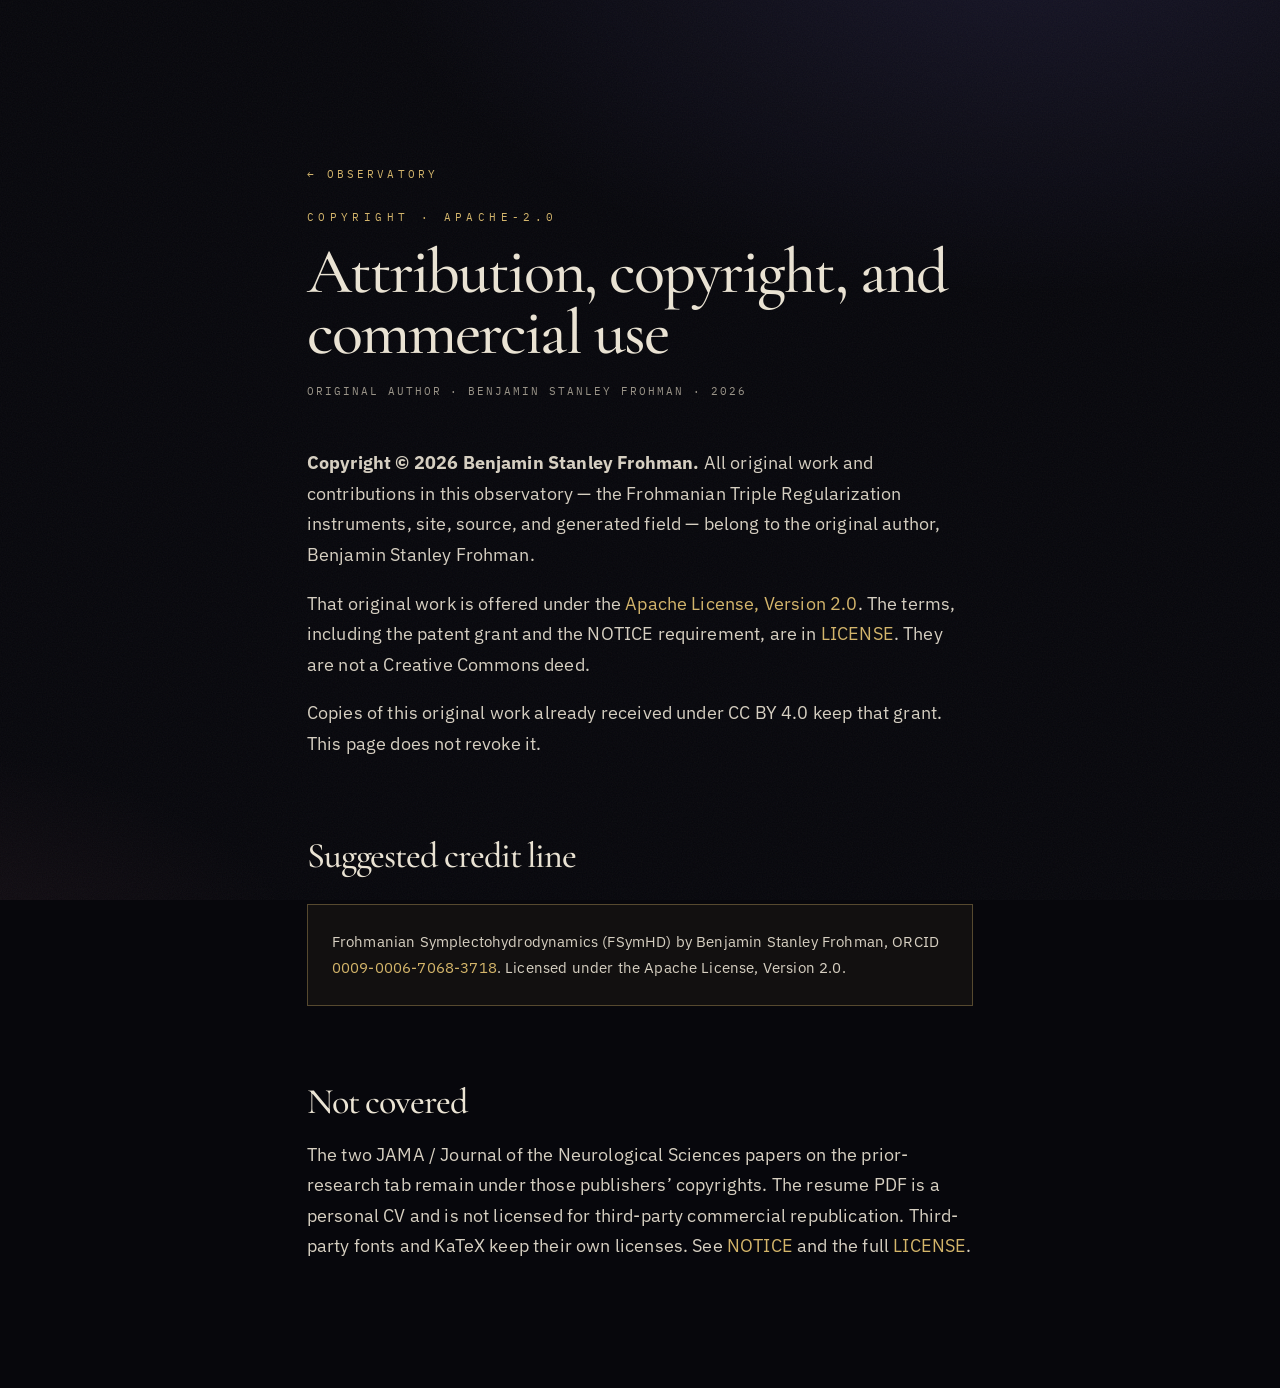
<file: license.html>
<!doctype html>
<html lang="en">
<head>
  <meta charset="utf-8" />
  <meta name="viewport" content="width=device-width, initial-scale=1" />
  <title>Copyright and license · FSymHD</title>
  <meta name="description" content="Copyright Benjamin Stanley Frohman. Original FSymHD work is offered under the Apache License, Version 2.0." />
  <meta name="author" content="Benjamin Stanley Frohman" />
  <meta name="copyright" content="© 2026 Benjamin Stanley Frohman" />
  <link rel="canonical" href="https://symplectorilabs.com/license.html" />
  <link rel="license" href="https://www.apache.org/licenses/LICENSE-2.0" />
  <link rel="author" href="https://orcid.org/0009-0006-7068-3718" />
  <link rel="icon" href="assets/favicon.svg" type="image/svg+xml" />
  <link rel="preconnect" href="https://fonts.googleapis.com" />
  <link rel="preconnect" href="https://fonts.gstatic.com" crossorigin />
  <link href="https://fonts.googleapis.com/css2?family=Cormorant+Garamond:ital,wght@0,400;0,500;1,400&family=IBM+Plex+Mono:wght@400;500&family=IBM+Plex+Sans:wght@400;500&family=Syne:wght@700&display=swap" rel="stylesheet" />
  <link rel="stylesheet" href="css/observatory.css" />
  <link rel="stylesheet" href="css/paper.css" />
  <script type="application/ld+json">
  {
    "@context": "https://schema.org",
    "@type": "CreativeWork",
    "name": "Frohmanian Symplectohydrodynamics (FSymHD)",
    "author": {
      "@type": "Person",
      "name": "Benjamin Stanley Frohman",
      "url": "https://orcid.org/0009-0006-7068-3718"
    },
    "copyrightHolder": { "@type": "Person", "name": "Benjamin Stanley Frohman" },
    "copyrightYear": 2026,
    "license": "https://www.apache.org/licenses/LICENSE-2.0",
    "usageInfo": "https://symplectorilabs.com/license.html"
  }
  </script>
</head>
<body>
  <article class="reading">
    <a class="back" href="index.html">← Observatory</a>
    <header class="meta">
      <div class="sec-label">Copyright · Apache-2.0</div>
      <h1>Attribution, copyright, and commercial use</h1>
      <p class="byline">Original author · Benjamin Stanley Frohman · 2026</p>
    </header>

    <p><strong>Copyright © 2026 Benjamin Stanley Frohman.</strong> All original work and contributions in this observatory — the Frohmanian Triple Regularization instruments, site, source, and generated field — belong to the original author, Benjamin Stanley Frohman.</p>

    <p>That original work is offered under the <a rel="license" href="https://www.apache.org/licenses/LICENSE-2.0">Apache License, Version 2.0</a>. The terms, including the patent grant and the NOTICE requirement, are in <a href="LICENSE">LICENSE</a>. They are not a Creative Commons deed.</p>

    <p>Copies of this original work already received under CC BY 4.0 keep that grant. This page does not revoke it.</p>

    <h2>Suggested credit line</h2>
    <p class="eq-block">Frohmanian Symplectohydrodynamics (FSymHD) by Benjamin Stanley Frohman, ORCID <a href="https://orcid.org/0009-0006-7068-3718">0009-0006-7068-3718</a>. Licensed under the Apache License, Version 2.0.</p>

    <h2>Not covered</h2>
    <p>The two JAMA / Journal of the Neurological Sciences papers on the prior-research tab remain under those publishers’ copyrights. The resume PDF is a personal CV and is not licensed for third-party commercial republication. Third-party fonts and KaTeX keep their own licenses. See <a href="NOTICE">NOTICE</a> and the full <a href="LICENSE">LICENSE</a>.</p>
  </article>
</body>
</html>
</file>
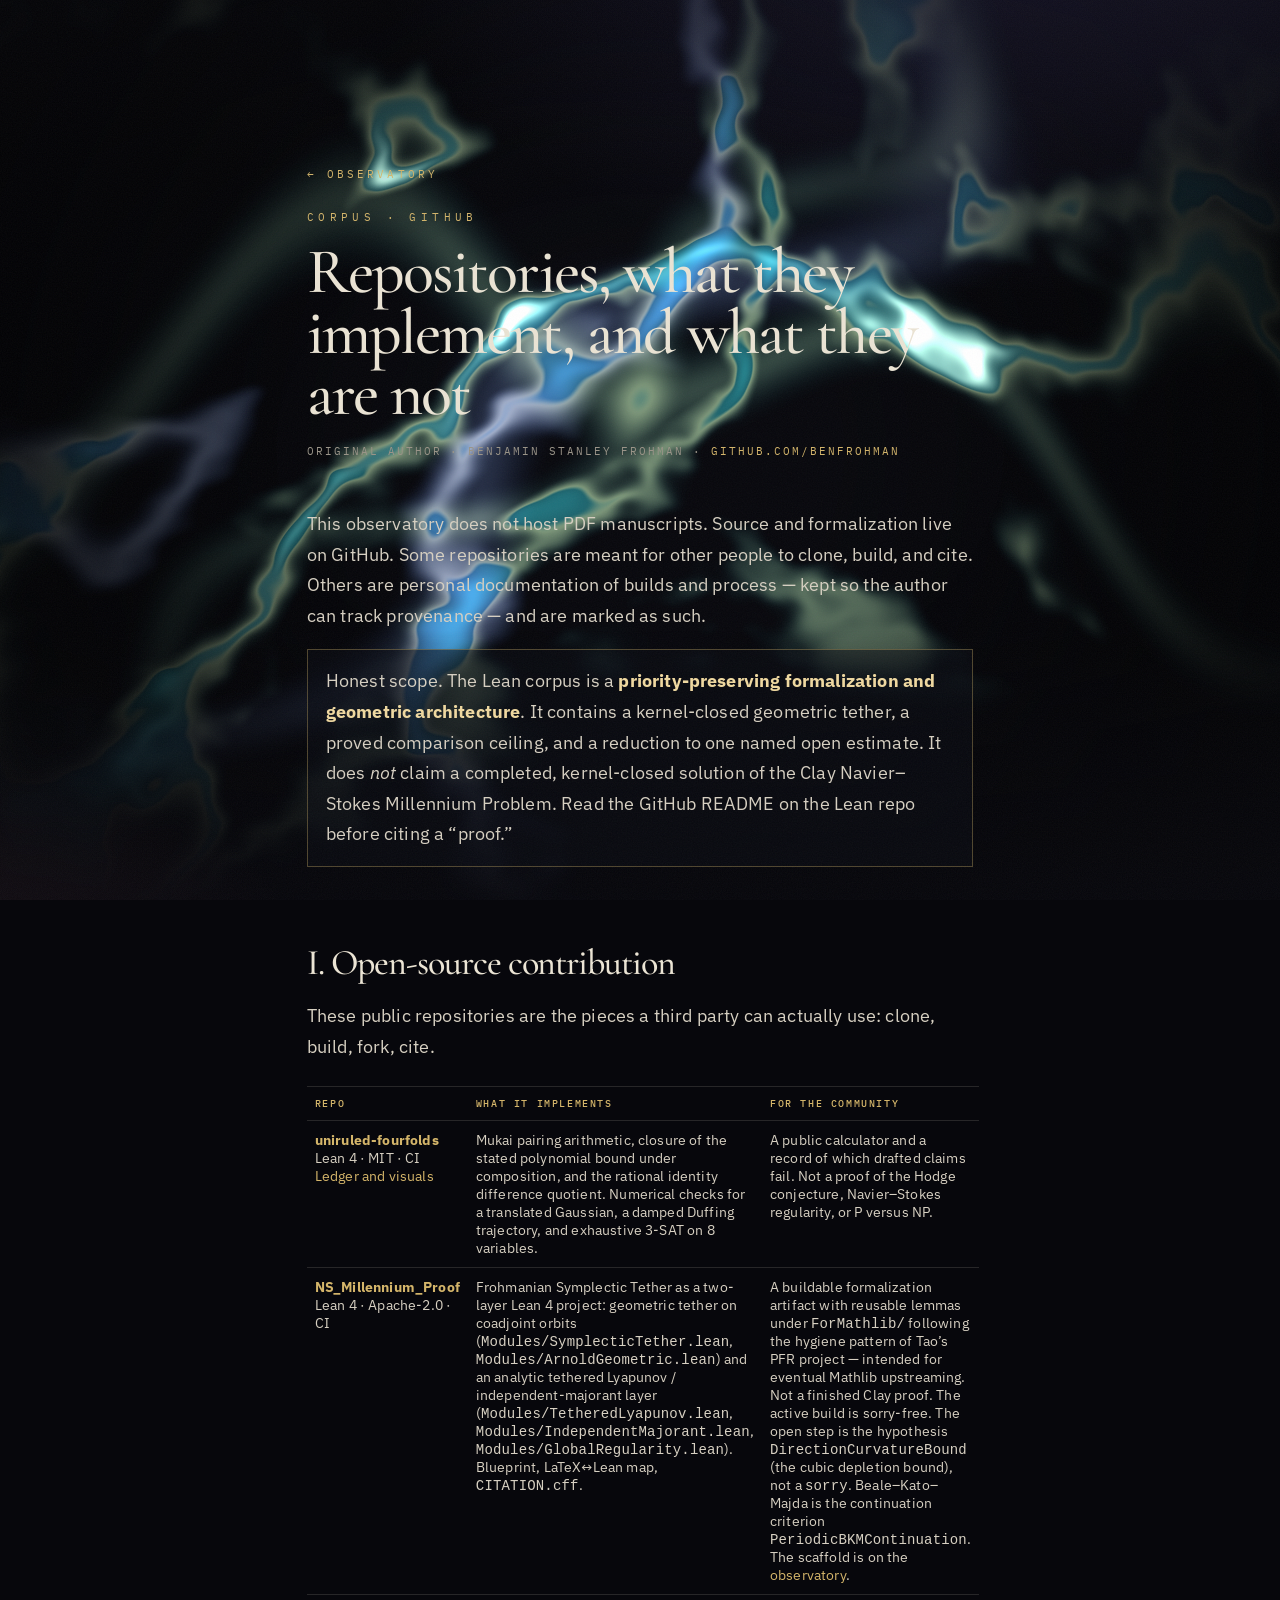
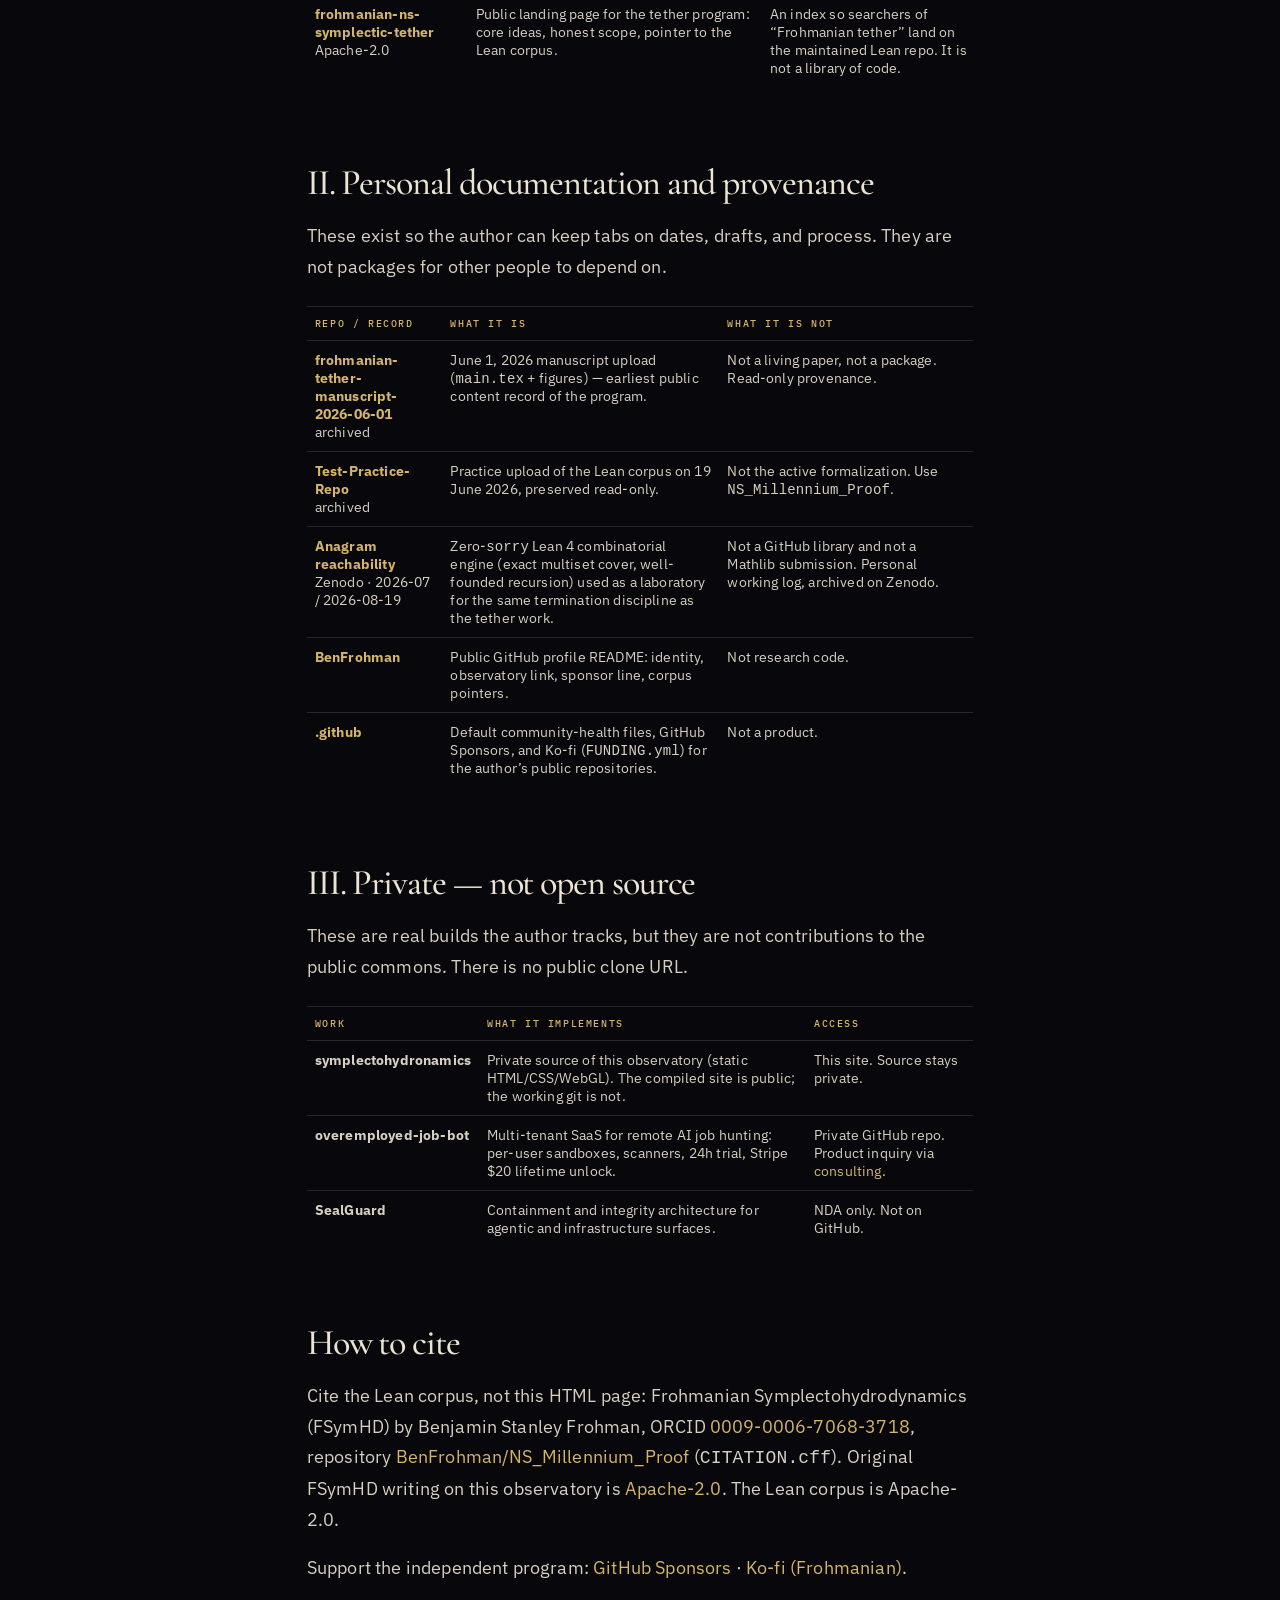
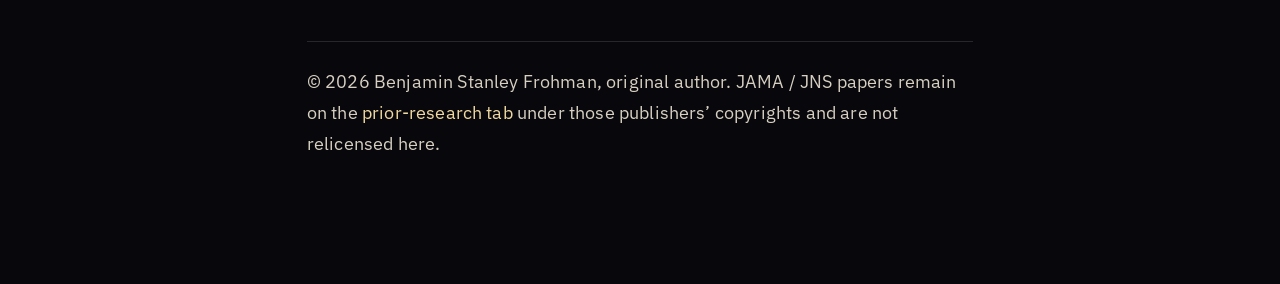
<file: papers/library.html>
<!doctype html>
<html lang="en">
<head>
  <meta charset="utf-8" />
  <meta name="viewport" content="width=device-width, initial-scale=1" />
  <title>GitHub corpus · FSymHD</title>
  <meta name="description" content="GitHub repositories for Benjamin Stanley Frohman’s FSymHD program: Lean formalization of the Frohmanian Symplectic Tether, program index, provenance snapshots, and private product logs." />
  <meta name="author" content="Benjamin Stanley Frohman" />
  <meta name="copyright" content="© 2026 Benjamin Stanley Frohman" />
  <link rel="canonical" href="https://symplectorilabs.com/papers/library.html" />
  <link rel="author" href="https://orcid.org/0009-0006-7068-3718" />
  <link rel="license" href="https://www.apache.org/licenses/LICENSE-2.0" />
  <link rel="icon" href="../assets/favicon.svg" type="image/svg+xml" />
  <link rel="preconnect" href="https://fonts.googleapis.com" />
  <link rel="preconnect" href="https://fonts.gstatic.com" crossorigin />
  <link href="https://fonts.googleapis.com/css2?family=Cormorant+Garamond:ital,wght@0,400;0,500;1,400&family=IBM+Plex+Mono:wght@400;500&family=IBM+Plex+Sans:wght@400;500&family=Syne:wght@700&display=swap" rel="stylesheet" />
  <link rel="stylesheet" href="../css/observatory.css" />
  <link rel="stylesheet" href="../css/paper.css" />
  <script type="application/ld+json">
  {
    "@context": "https://schema.org",
    "@type": "Collection",
    "name": "FSymHD GitHub corpus",
    "creator": { "@type": "Person", "name": "Benjamin Stanley Frohman", "url": "https://orcid.org/0009-0006-7068-3718" },
    "copyrightHolder": { "@type": "Person", "name": "Benjamin Stanley Frohman" },
    "copyrightYear": 2026,
    "license": "https://www.apache.org/licenses/LICENSE-2.0",
    "url": "https://symplectorilabs.com/papers/library.html"
  }
  </script>
</head>
<body>
  <canvas id="field" class="field" aria-hidden="true"></canvas>
  <div class="vignette"></div>
  <article class="reading">
    <a class="back" href="../index.html">← Observatory</a>
    <header class="meta">
      <div class="sec-label">Corpus · GitHub</div>
      <h1>Repositories, what they implement, and what they are not</h1>
      <p class="byline">Original author · Benjamin Stanley Frohman · <a href="https://github.com/BenFrohman" rel="noopener">github.com/BenFrohman</a></p>
    </header>

    <p>This observatory does not host PDF manuscripts. Source and formalization live on GitHub. Some repositories are meant for other people to clone, build, and cite. Others are personal documentation of builds and process — kept so the author can track provenance — and are marked as such.</p>
    <p class="scope-banner">Honest scope. The Lean corpus is a <strong>priority-preserving formalization and geometric architecture</strong>. It contains a kernel-closed geometric tether, a proved comparison ceiling, and a reduction to one named open estimate. It does <em>not</em> claim a completed, kernel-closed solution of the Clay Navier–Stokes Millennium Problem. Read the GitHub README on the Lean repo before citing a “proof.”</p>

    <h2>I. Open-source contribution</h2>
    <p>These public repositories are the pieces a third party can actually use: clone, build, fork, cite.</p>
    <table>
      <thead>
        <tr><th>Repo</th><th>What it implements</th><th>For the community</th></tr>
      </thead>
      <tbody>
        <tr>
          <td><a href="https://github.com/BenFrohman/uniruled-fourfolds" rel="noopener"><strong>uniruled-fourfolds</strong></a><br />Lean 4 · MIT · CI<br /><a href="uniruled-ledger.html">Ledger and visuals</a></td>
          <td>Mukai pairing arithmetic, closure of the stated polynomial bound under composition, and the rational identity difference quotient. Numerical checks for a translated Gaussian, a damped Duffing trajectory, and exhaustive 3-SAT on 8 variables.</td>
          <td>A public calculator and a record of which drafted claims fail. Not a proof of the Hodge conjecture, Navier–Stokes regularity, or P versus NP.</td>
        </tr>
        <tr>
          <td><a href="https://github.com/BenFrohman/NS_Millennium_Proof" rel="noopener"><strong>NS_Millennium_Proof</strong></a><br />Lean 4 · Apache-2.0 · CI</td>
          <td>Frohmanian Symplectic Tether as a two-layer Lean 4 project: geometric tether on coadjoint orbits (<code>Modules/SymplecticTether.lean</code>, <code>Modules/ArnoldGeometric.lean</code>) and an analytic tethered Lyapunov / independent-majorant layer (<code>Modules/TetheredLyapunov.lean</code>, <code>Modules/IndependentMajorant.lean</code>, <code>Modules/GlobalRegularity.lean</code>). Blueprint, LaTeX↔Lean map, <code>CITATION.cff</code>.</td>
          <td>A buildable formalization artifact with reusable lemmas under <code>ForMathlib/</code> following the hygiene pattern of Tao’s PFR project — intended for eventual Mathlib upstreaming. Not a finished Clay proof. The active build is sorry-free. The open step is the hypothesis <code>DirectionCurvatureBound</code> (the cubic depletion bound), not a <code>sorry</code>. Beale–Kato–Majda is the continuation criterion <code>PeriodicBKMContinuation</code>. The scaffold is on the <a href="../index.html#scaffold">observatory</a>.</td>
        </tr>
        <tr>
          <td><a href="https://github.com/BenFrohman/frohmanian-ns-symplectic-tether" rel="noopener"><strong>frohmanian-ns-symplectic-tether</strong></a><br />Apache-2.0</td>
          <td>Public landing page for the tether program: core ideas, honest scope, pointer to the Lean corpus.</td>
          <td>An index so searchers of “Frohmanian tether” land on the maintained Lean repo. It is not a library of code.</td>
        </tr>
      </tbody>
    </table>

    <h2>II. Personal documentation and provenance</h2>
    <p>These exist so the author can keep tabs on dates, drafts, and process. They are not packages for other people to depend on.</p>
    <table>
      <thead>
        <tr><th>Repo / record</th><th>What it is</th><th>What it is not</th></tr>
      </thead>
      <tbody>
        <tr>
          <td><a href="https://github.com/BenFrohman/frohmanian-tether-manuscript-2026-06-01" rel="noopener"><strong>frohmanian-tether-manuscript-2026-06-01</strong></a><br />archived</td>
          <td>June 1, 2026 manuscript upload (<code>main.tex</code> + figures) — earliest public content record of the program.</td>
          <td>Not a living paper, not a package. Read-only provenance.</td>
        </tr>
        <tr>
          <td><a href="https://github.com/BenFrohman/Test-Practice-Repo" rel="noopener"><strong>Test-Practice-Repo</strong></a><br />archived</td>
          <td>Practice upload of the Lean corpus on 19 June 2026, preserved read-only.</td>
          <td>Not the active formalization. Use <code>NS_Millennium_Proof</code>.</td>
        </tr>
        <tr>
          <td><a href="https://zenodo.org/search?q=Frohman%20Anagram%20Reachability" rel="noopener"><strong>Anagram reachability</strong></a><br />Zenodo · 2026-07 / 2026-08-19</td>
          <td>Zero-<code>sorry</code> Lean 4 combinatorial engine (exact multiset cover, well-founded recursion) used as a laboratory for the same termination discipline as the tether work.</td>
          <td>Not a GitHub library and not a Mathlib submission. Personal working log, archived on Zenodo.</td>
        </tr>
        <tr>
          <td><a href="https://github.com/BenFrohman/BenFrohman" rel="noopener"><strong>BenFrohman</strong></a></td>
          <td>Public GitHub profile README: identity, observatory link, sponsor line, corpus pointers.</td>
          <td>Not research code.</td>
        </tr>
        <tr>
          <td><a href="https://github.com/BenFrohman/.github" rel="noopener"><strong>.github</strong></a></td>
          <td>Default community-health files, GitHub Sponsors, and Ko-fi (<code>FUNDING.yml</code>) for the author’s public repositories.</td>
          <td>Not a product.</td>
        </tr>
      </tbody>
    </table>

    <h2>III. Private — not open source</h2>
    <p>These are real builds the author tracks, but they are not contributions to the public commons. There is no public clone URL.</p>
    <table>
      <thead>
        <tr><th>Work</th><th>What it implements</th><th>Access</th></tr>
      </thead>
      <tbody>
        <tr>
          <td><strong>symplectohydronamics</strong></td>
          <td>Private source of this observatory (static HTML/CSS/WebGL). The compiled site is public; the working git is not.</td>
          <td>This site. Source stays private.</td>
        </tr>
        <tr>
          <td><strong>overemployed-job-bot</strong></td>
          <td>Multi-tenant SaaS for remote AI job hunting: per-user sandboxes, scanners, 24h trial, Stripe $20 lifetime unlock.</td>
          <td>Private GitHub repo. Product inquiry via <a href="../index.html#consulting">consulting</a>.</td>
        </tr>
        <tr>
          <td><strong>SealGuard</strong></td>
          <td>Containment and integrity architecture for agentic and infrastructure surfaces.</td>
          <td>NDA only. Not on GitHub.</td>
        </tr>
      </tbody>
    </table>

    <h2>How to cite</h2>
    <p>Cite the Lean corpus, not this HTML page: Frohmanian Symplectohydrodynamics (FSymHD) by Benjamin Stanley Frohman, ORCID <a href="https://orcid.org/0009-0006-7068-3718">0009-0006-7068-3718</a>, repository <a href="https://github.com/BenFrohman/NS_Millennium_Proof" rel="noopener">BenFrohman/NS_Millennium_Proof</a> (<code>CITATION.cff</code>). Original FSymHD writing on this observatory is <a rel="license" href="https://www.apache.org/licenses/LICENSE-2.0">Apache-2.0</a>. The Lean corpus is Apache-2.0.</p>
    <p>Support the independent program: <a href="https://github.com/sponsors/BenFrohman">GitHub Sponsors</a> · <a href="https://ko-fi.com/benfrohman">Ko-fi (Frohmanian)</a>.</p>

    <p class="license-colophon">© 2026 Benjamin Stanley Frohman, original author. JAMA / JNS papers remain on the <a href="prior-research.html">prior-research tab</a> under those publishers’ copyrights and are not relicensed here.</p>
  </article>
  <script defer src="../js/field.js"></script>
  <script defer src="../js/site.js"></script>
</body>
</html>
</file>
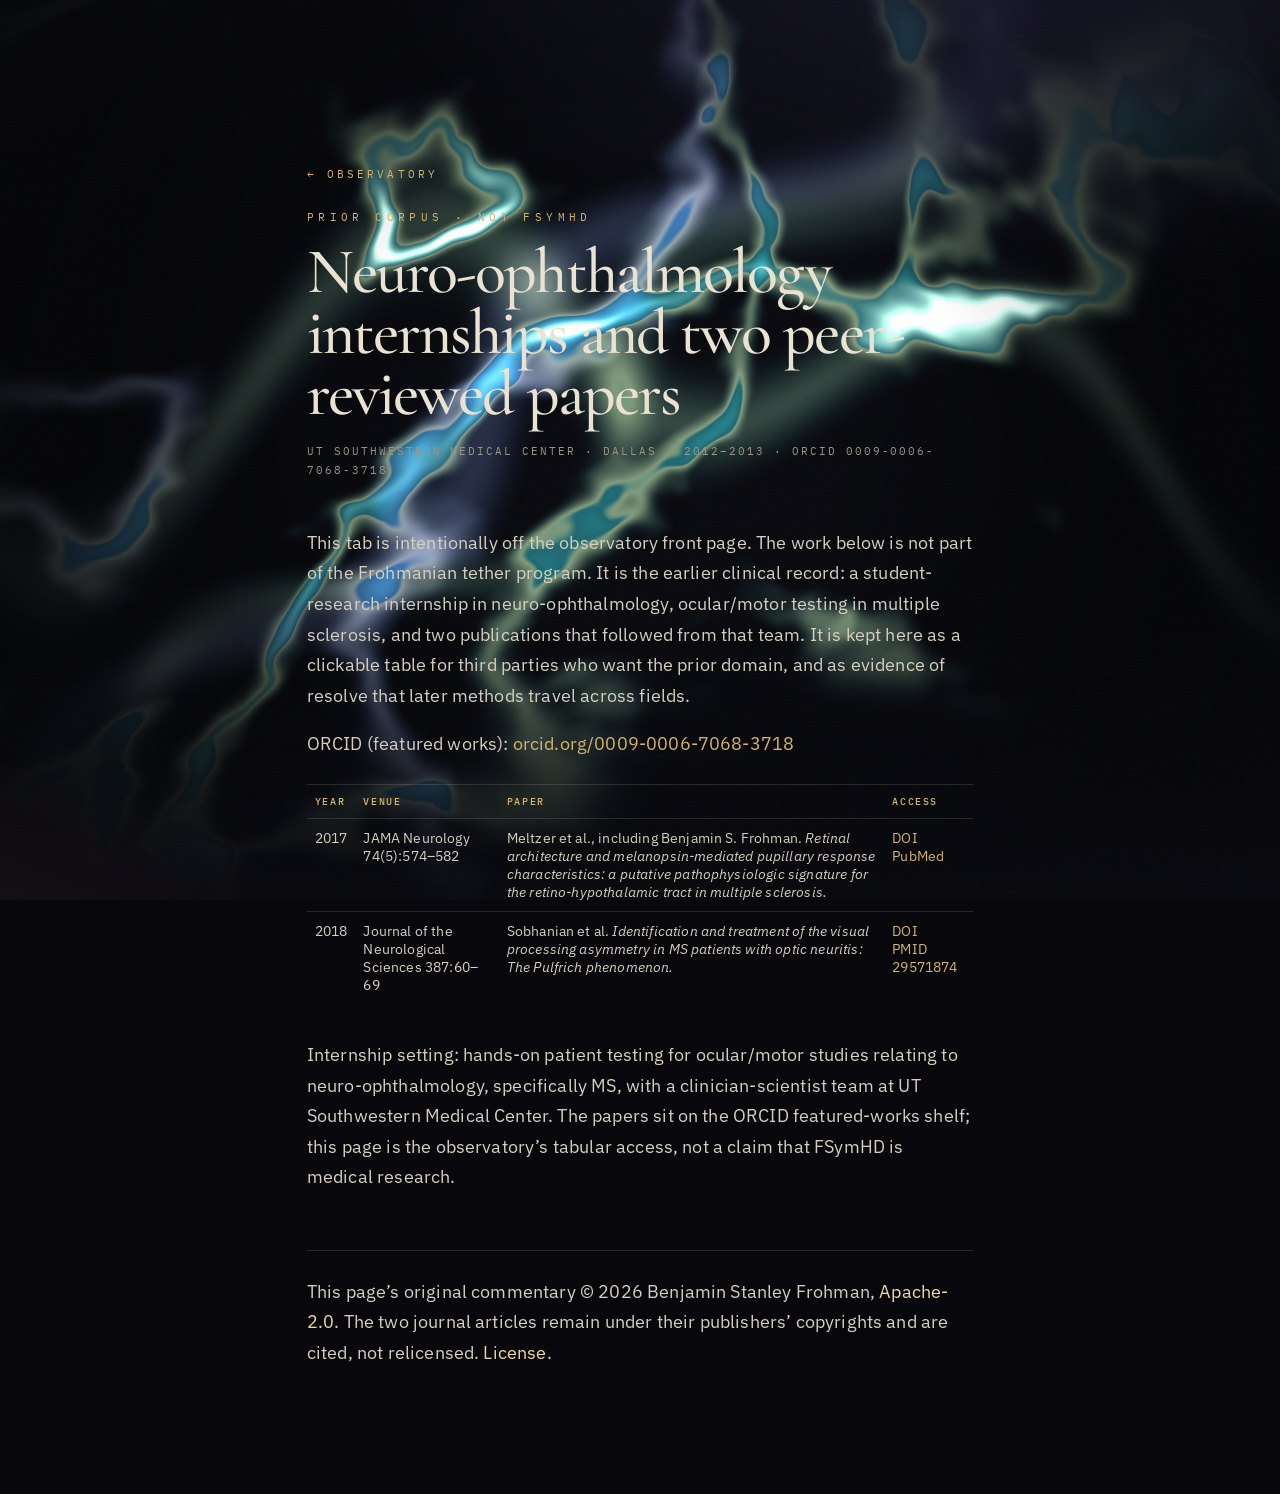
<file: papers/prior-research.html>
<!doctype html>
<html lang="en">
<head>
  <meta charset="utf-8" />
  <meta name="viewport" content="width=device-width, initial-scale=1" />
  <title>Prior research · Neuro-ophthalmology · FSymHD</title>
  <meta name="description" content="Off-front-page archive of Benjamin Stanley Frohman’s 2012–2013 UT Southwestern neuro-ophthalmology internships and two peer-reviewed MS / ocular-motor publications." />
  <meta name="robots" content="noindex" />
  <meta name="author" content="Benjamin Stanley Frohman" />
  <link rel="author" href="https://orcid.org/0009-0006-7068-3718" />
  <link rel="icon" href="../assets/favicon.svg" type="image/svg+xml" />
  <link rel="preconnect" href="https://fonts.googleapis.com" />
  <link rel="preconnect" href="https://fonts.gstatic.com" crossorigin />
  <link href="https://fonts.googleapis.com/css2?family=Cormorant+Garamond:ital,wght@0,400;0,500;1,400&family=IBM+Plex+Mono:wght@400;500&family=IBM+Plex+Sans:wght@400;500&family=Syne:wght@700&display=swap" rel="stylesheet" />
  <link rel="stylesheet" href="../css/observatory.css" />
  <link rel="stylesheet" href="../css/paper.css" />
</head>
<body>
  <canvas id="field" class="field" aria-hidden="true"></canvas>
  <div class="vignette"></div>
  <article class="reading">
    <a class="back" href="../index.html">← Observatory</a>
    <header class="meta">
      <div class="sec-label">Prior corpus · not FSymHD</div>
      <h1>Neuro-ophthalmology internships and two peer-reviewed papers</h1>
      <p class="byline">UT Southwestern Medical Center · Dallas · 2012–2013 · ORCID 0009-0006-7068-3718</p>
    </header>
    <p>This tab is intentionally off the observatory front page. The work below is not part of the Frohmanian tether program. It is the earlier clinical record: a student-research internship in neuro-ophthalmology, ocular/motor testing in multiple sclerosis, and two publications that followed from that team. It is kept here as a clickable table for third parties who want the prior domain, and as evidence of resolve that later methods travel across fields.</p>
    <p>ORCID (featured works): <a href="https://orcid.org/0009-0006-7068-3718" rel="noopener">orcid.org/0009-0006-7068-3718</a></p>
    <table>
      <thead>
        <tr>
          <th>Year</th>
          <th>Venue</th>
          <th>Paper</th>
          <th>Access</th>
        </tr>
      </thead>
      <tbody>
        <tr>
          <td>2017</td>
          <td>JAMA Neurology 74(5):574–582</td>
          <td>Meltzer et al., including Benjamin S. Frohman. <em>Retinal architecture and melanopsin-mediated pupillary response characteristics: a putative pathophysiologic signature for the retino-hypothalamic tract in multiple sclerosis.</em></td>
          <td>
            <a href="https://doi.org/10.1001/jamaneurol.2016.5131" rel="noopener">DOI</a><br />
            <a href="https://pubmed.ncbi.nlm.nih.gov/?term=10.1001%2Fjamaneurol.2016.5131" rel="noopener">PubMed</a>
          </td>
        </tr>
        <tr>
          <td>2018</td>
          <td>Journal of the Neurological Sciences 387:60–69</td>
          <td>Sobhanian et al. <em>Identification and treatment of the visual processing asymmetry in MS patients with optic neuritis: The Pulfrich phenomenon.</em></td>
          <td>
            <a href="https://doi.org/10.1016/j.jns.2018.01.029" rel="noopener">DOI</a><br />
            <a href="https://pubmed.ncbi.nlm.nih.gov/29571874/" rel="noopener">PMID 29571874</a>
          </td>
        </tr>
      </tbody>
    </table>
    <p>Internship setting: hands-on patient testing for ocular/motor studies relating to neuro-ophthalmology, specifically MS, with a clinician-scientist team at UT Southwestern Medical Center. The papers sit on the ORCID featured-works shelf; this page is the observatory’s tabular access, not a claim that FSymHD is medical research.</p>
    <p class="license-colophon">This page’s original commentary © 2026 Benjamin Stanley Frohman, <a rel="license" href="https://www.apache.org/licenses/LICENSE-2.0">Apache-2.0</a>. The two journal articles remain under their publishers’ copyrights and are cited, not relicensed. <a href="../license.html">License</a>.</p>
  </article>
  <script defer src="../js/field.js"></script>
  <script defer src="../js/site.js"></script>
</body>
</html>
</file>
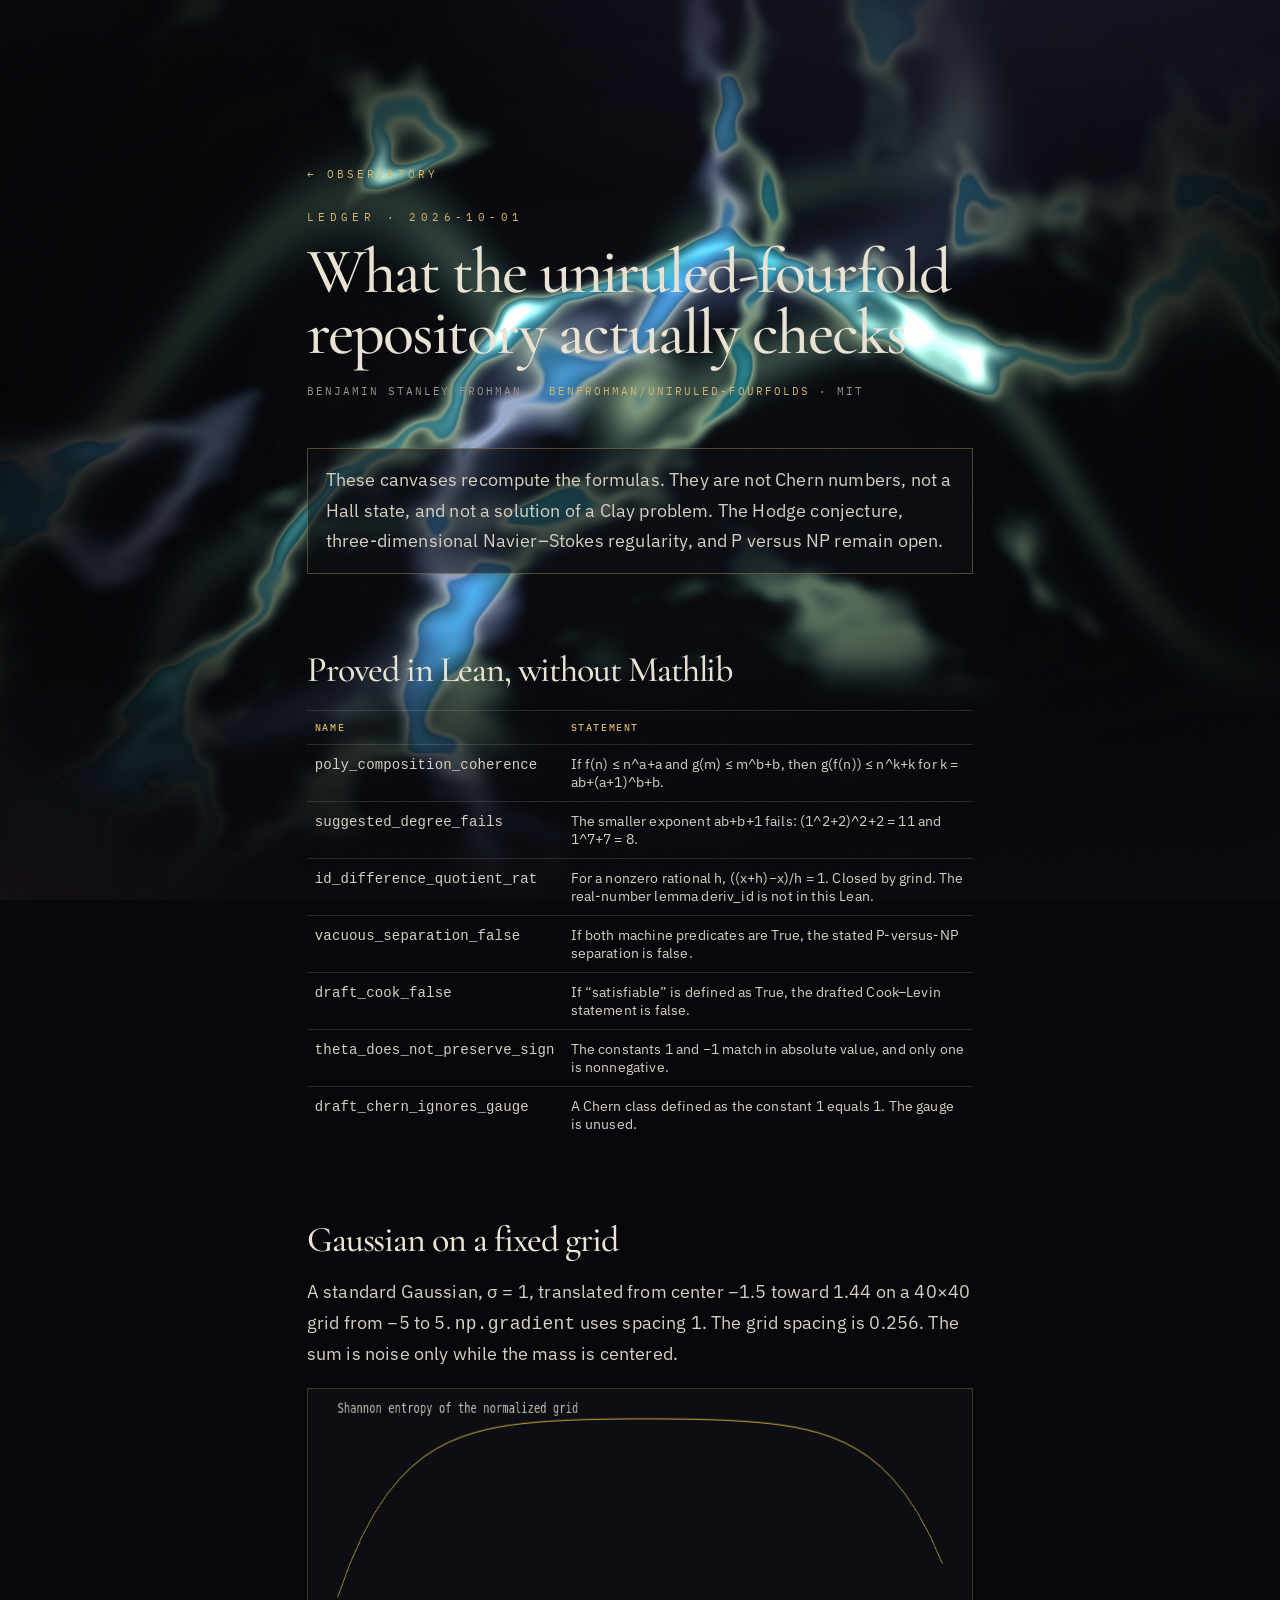
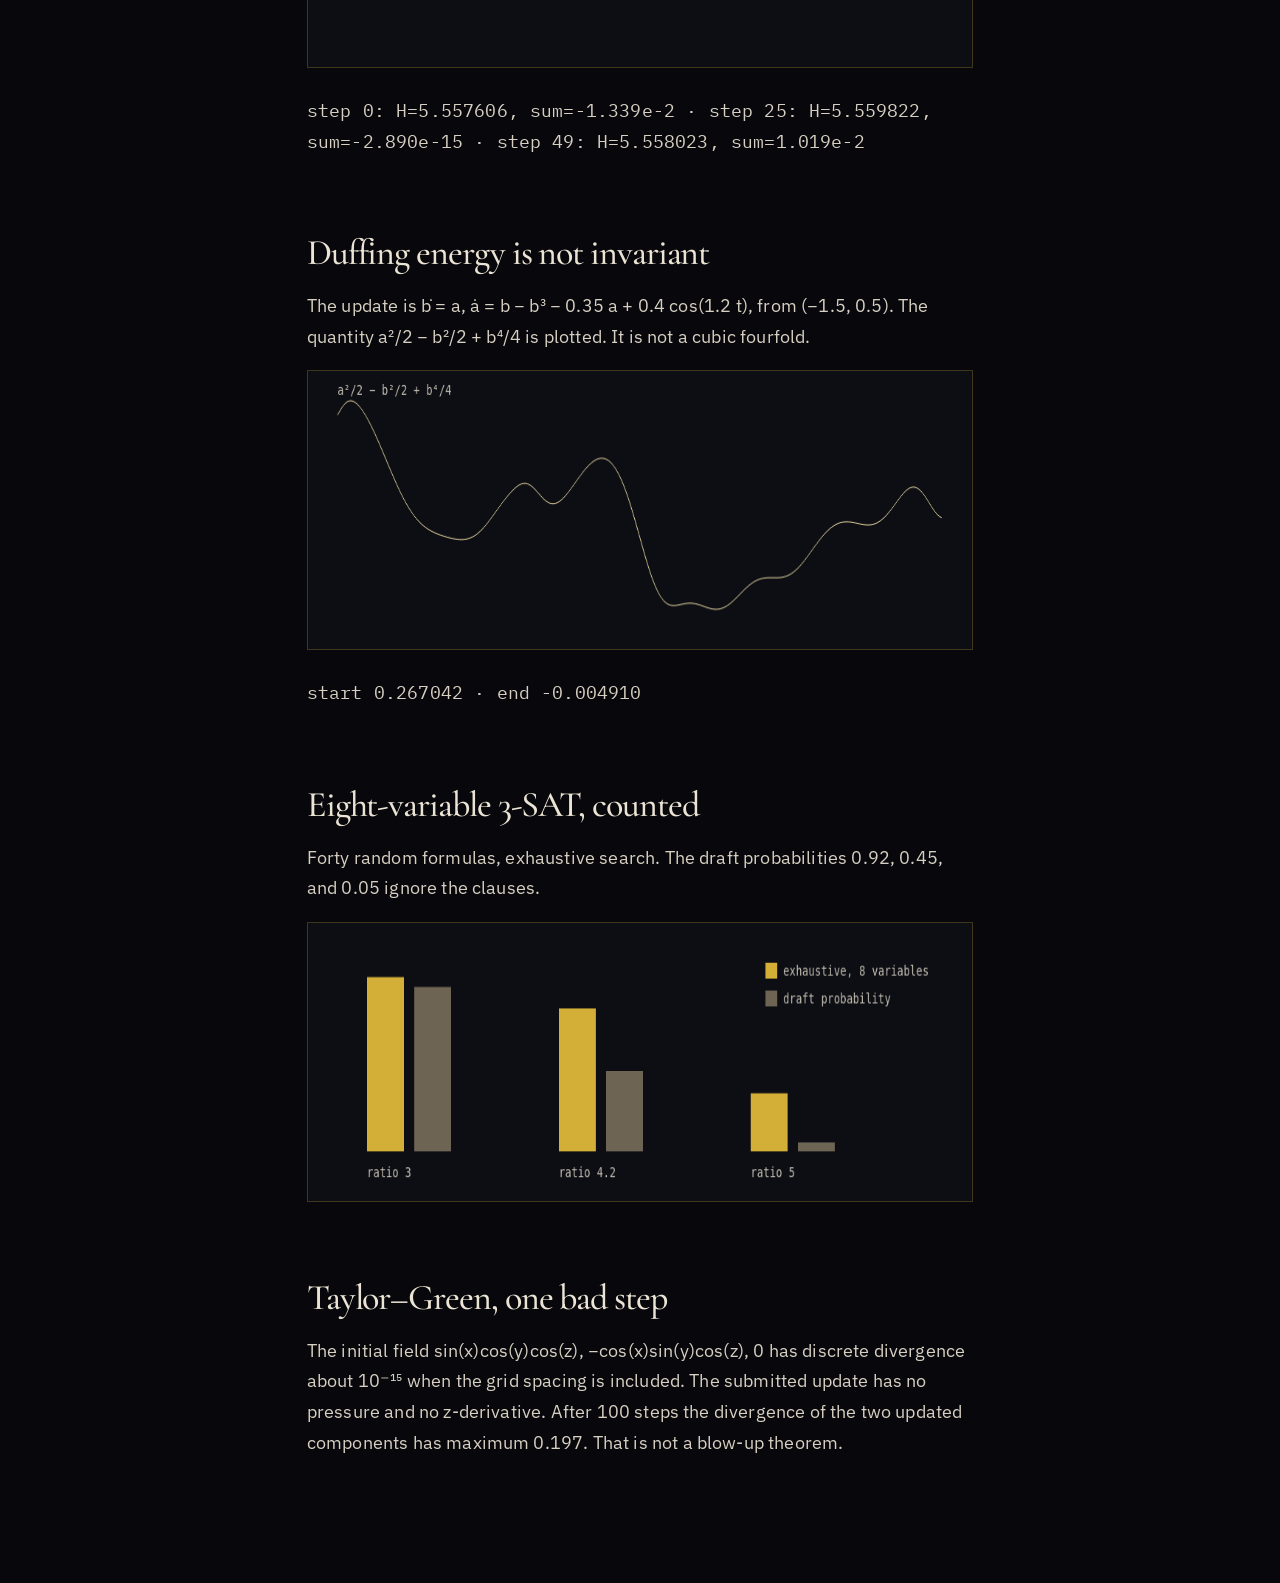
<file: papers/uniruled-ledger.html>
<!doctype html>
<html lang="en">
<head>
  <meta charset="utf-8" />
  <meta name="viewport" content="width=device-width, initial-scale=1" />
  <title>Uniruled fourfold ledger · FSymHD</title>
  <meta name="description" content="Checked Mukai arithmetic and numerical notes from BenFrohman/uniruled-fourfolds. Not a proof of the Hodge conjecture, Navier–Stokes regularity, or P versus NP." />
  <meta name="author" content="Benjamin Stanley Frohman" />
  <link rel="canonical" href="https://symplectorilabs.com/papers/uniruled-ledger.html" />
  <link rel="icon" href="../assets/favicon.svg" type="image/svg+xml" />
  <link rel="preconnect" href="https://fonts.googleapis.com" />
  <link rel="preconnect" href="https://fonts.gstatic.com" crossorigin />
  <link href="https://fonts.googleapis.com/css2?family=Cormorant+Garamond:ital,wght@0,400;0,500;1,400&family=IBM+Plex+Mono:wght@400;500&family=IBM+Plex+Sans:wght@400;500&family=Syne:wght@700&display=swap" rel="stylesheet" />
  <link rel="stylesheet" href="../css/observatory.css" />
  <link rel="stylesheet" href="../css/paper.css" />
  <style>
    canvas.plot { width: 100%; height: 280px; background: #0c0e14; border: 1px solid rgba(212,175,55,.25); display: block; margin: 12px 0 28px; }
    .note { font-family: "IBM Plex Mono", monospace; font-size: 13px; color: #c8c2b4; }
  </style>
</head>
<body>
  <canvas id="field" class="field" aria-hidden="true"></canvas>
  <div class="vignette"></div>
  <article class="reading">
    <a class="back" href="../index.html#catalog">← Observatory</a>
    <header class="meta">
      <div class="sec-label">Ledger · 2026-10-01</div>
      <h1>What the uniruled-fourfold repository actually checks</h1>
      <p class="byline">Benjamin Stanley Frohman · <a href="https://github.com/BenFrohman/uniruled-fourfolds" rel="noopener">BenFrohman/uniruled-fourfolds</a> · MIT</p>
    </header>
    <p class="scope-banner">These canvases recompute the formulas. They are not Chern numbers, not a Hall state, and not a solution of a Clay problem. The Hodge conjecture, three-dimensional Navier–Stokes regularity, and P versus NP remain open.</p>

    <h2>Proved in Lean, without Mathlib</h2>
    <table>
      <thead><tr><th>Name</th><th>Statement</th></tr></thead>
      <tbody>
        <tr><td><code>poly_composition_coherence</code></td><td>If f(n) ≤ n^a+a and g(m) ≤ m^b+b, then g(f(n)) ≤ n^k+k for k = ab+(a+1)^b+b.</td></tr>
        <tr><td><code>suggested_degree_fails</code></td><td>The smaller exponent ab+b+1 fails: (1^2+2)^2+2 = 11 and 1^7+7 = 8.</td></tr>
        <tr><td><code>id_difference_quotient_rat</code></td><td>For a nonzero rational h, ((x+h)−x)/h = 1. Closed by grind. The real-number lemma deriv_id is not in this Lean.</td></tr>
        <tr><td><code>vacuous_separation_false</code></td><td>If both machine predicates are True, the stated P-versus-NP separation is false.</td></tr>
        <tr><td><code>draft_cook_false</code></td><td>If “satisfiable” is defined as True, the drafted Cook–Levin statement is false.</td></tr>
        <tr><td><code>theta_does_not_preserve_sign</code></td><td>The constants 1 and −1 match in absolute value, and only one is nonnegative.</td></tr>
        <tr><td><code>draft_chern_ignores_gauge</code></td><td>A Chern class defined as the constant 1 equals 1. The gauge is unused.</td></tr>
      </tbody>
    </table>

    <h2>Gaussian on a fixed grid</h2>
    <p>A standard Gaussian, σ = 1, translated from center −1.5 toward 1.44 on a 40×40 grid from −5 to 5. <code>np.gradient</code> uses spacing 1. The grid spacing is 0.256. The sum is noise only while the mass is centered.</p>
    <canvas id="gauss" class="plot" width="900" height="280"></canvas>
    <p class="note" id="gauss-readout"></p>

    <h2>Duffing energy is not invariant</h2>
    <p>The update is ḃ = a, ȧ = b − b³ − 0.35 a + 0.4 cos(1.2 t), from (−1.5, 0.5). The quantity a²/2 − b²/2 + b⁴/4 is plotted. It is not a cubic fourfold.</p>
    <canvas id="duff" class="plot" width="900" height="280"></canvas>
    <p class="note" id="duff-readout"></p>

    <h2>Eight-variable 3-SAT, counted</h2>
    <p>Forty random formulas, exhaustive search. The draft probabilities 0.92, 0.45, and 0.05 ignore the clauses.</p>
    <canvas id="sat" class="plot" width="900" height="280"></canvas>

    <h2>Taylor–Green, one bad step</h2>
    <p>The initial field sin(x)cos(y)cos(z), −cos(x)sin(y)cos(z), 0 has discrete divergence about 10⁻¹⁵ when the grid spacing is included. The submitted update has no pressure and no z-derivative. After 100 steps the divergence of the two updated components has maximum 0.197. That is not a blow-up theorem.</p>
  </article>
  <script defer src="../js/field.js"></script>
  <script defer src="../js/site.js"></script>
  <script>
    function drawGaussian() {
      const n = 40, steps = 50, sigma = 1;
      const axis = Array.from({length: n}, (_, i) => -5 + 10 * i / (n - 1));
      const entropy = [], grad = [];
      for (let step = 0; step < steps; step++) {
        const c = -1.5 + 3 * (step / steps);
        const dens = axis.map(x => axis.map(y => Math.exp(-((x-c)**2 + (y-c)**2) / (2*sigma*sigma))));
        let mass = 0, h = 0, sx = 0, sy = 0;
        for (let i = 0; i < n; i++) for (let j = 0; j < n; j++) mass += dens[i][j];
        for (let i = 0; i < n; i++) for (let j = 0; j < n; j++) {
          const p = dens[i][j] / mass;
          h -= p * Math.log(p + 1e-15);
          const ix = i === 0 ? dens[1][j] - dens[0][j] : i === n-1 ? dens[n-1][j] - dens[n-2][j] : (dens[i+1][j] - dens[i-1][j]) / 2;
          const iy = j === 0 ? dens[i][1] - dens[i][0] : j === n-1 ? dens[i][n-1] - dens[i][n-2] : (dens[i][j+1] - dens[i][j-1]) / 2;
          sx += ix; sy += iy;
        }
        entropy.push(h); grad.push(sx + sy);
      }
      const c = document.getElementById("gauss");
      const g = c.getContext("2d");
      g.fillStyle = "#0c0e14"; g.fillRect(0, 0, c.width, c.height);
      const ymin = Math.min(...entropy), ymax = Math.max(...entropy);
      g.strokeStyle = "#d4af37"; g.beginPath();
      entropy.forEach((v, i) => {
        const x = 40 + i * (c.width - 80) / (steps - 1);
        const y = 30 + (1 - (v - ymin) / (ymax - ymin || 1)) * 180;
        i ? g.lineTo(x, y) : g.moveTo(x, y);
      });
      g.stroke();
      g.fillStyle = "#c8c2b4"; g.font = "14px IBM Plex Mono, monospace";
      g.fillText("Shannon entropy of the normalized grid", 40, 24);
      document.getElementById("gauss-readout").textContent =
        `step 0: H=${entropy[0].toFixed(6)}, sum=${grad[0].toExponential(3)} · ` +
        `step 25: H=${entropy[25].toFixed(6)}, sum=${grad[25].toExponential(3)} · ` +
        `step 49: H=${entropy[49].toFixed(6)}, sum=${grad[49].toExponential(3)}`;
    }
    function drawDuffing() {
      let b = -1.5, a = 0.5, t = 0, dt = 0.01;
      const e = [];
      for (let i = 0; i < 2000; i++) {
        const db = a;
        const da = b - b**3 - 0.35 * a + 0.4 * Math.cos(1.2 * t);
        b += db * dt; a += da * dt; t += dt;
        e.push(0.5*a*a - 0.5*b*b + 0.25*b**4);
      }
      const c = document.getElementById("duff");
      const g = c.getContext("2d");
      g.fillStyle = "#0c0e14"; g.fillRect(0, 0, c.width, c.height);
      const ymin = Math.min(...e), ymax = Math.max(...e);
      g.strokeStyle = "#e8d7a2"; g.beginPath();
      e.forEach((v, i) => {
        if (i % 4) return;
        const x = 40 + (i / 1999) * (c.width - 80);
        const y = 30 + (1 - (v - ymin) / (ymax - ymin || 1)) * 210;
        i ? g.lineTo(x, y) : g.moveTo(x, y);
      });
      g.stroke();
      g.fillStyle = "#c8c2b4"; g.font = "14px IBM Plex Mono, monospace";
      g.fillText("a²/2 − b²/2 + b⁴/4", 40, 24);
      document.getElementById("duff-readout").textContent =
        `start ${e[0].toFixed(6)} · end ${e[e.length-1].toFixed(6)}`;
    }
    function drawSat() {
      const rows = [[3.0, 0.975, 0.92], [4.2, 0.800, 0.45], [5.0, 0.325, 0.05]];
      const c = document.getElementById("sat");
      const g = c.getContext("2d");
      g.fillStyle = "#0c0e14"; g.fillRect(0, 0, c.width, c.height);
      g.font = "14px IBM Plex Mono, monospace";
      rows.forEach((r, i) => {
        const x = 80 + i * 260;
        g.fillStyle = "#d4af37";
        g.fillRect(x, 230 - r[1] * 180, 50, r[1] * 180);
        g.fillStyle = "#6e6454";
        g.fillRect(x + 64, 230 - r[2] * 180, 50, r[2] * 180);
        g.fillStyle = "#c8c2b4";
        g.fillText("ratio " + r[0], x, 256);
      });
      g.fillStyle = "#d4af37"; g.fillRect(620, 40, 16, 16);
      g.fillStyle = "#c8c2b4"; g.fillText("exhaustive, 8 variables", 644, 53);
      g.fillStyle = "#6e6454"; g.fillRect(620, 68, 16, 16);
      g.fillStyle = "#c8c2b4"; g.fillText("draft probability", 644, 81);
    }
    drawGaussian(); drawDuffing(); drawSat();
  </script>
</body>
</html>
</file>
<file: css/observatory.css>
:root {
  --void: #07070c;
  --ink: #0b0c12;
  --plate: rgba(14, 15, 22, 0.72);
  --paper: #ebe4d4;
  --muted: #9a9488;
  --gold: #d4b56a;
  --gold-2: #f0d9a0;
  --cyan: #7ee0e6;
  --violet: #8b7cff;
  --rose: #e07a8a;
  --line: rgba(232, 226, 212, 0.14);
  --hair: rgba(212, 181, 106, 0.35);
  --shadow: 0 30px 80px rgba(0, 0, 0, 0.45);
  --serif: "Cormorant Garamond", "Iowan Old Style", Palatino, serif;
  --sans: "IBM Plex Sans", "Helvetica Neue", sans-serif;
  --mono: "IBM Plex Mono", ui-monospace, monospace;
  --display: "Syne", "Cormorant Garamond", serif;
}

* { box-sizing: border-box; }
html, body { margin: 0; padding: 0; }
html { scroll-behavior: smooth; }
body {
  background: var(--void);
  color: var(--paper);
  font-family: var(--sans);
  font-weight: 400;
  letter-spacing: 0.01em;
  overflow-x: hidden;
}

body::before {
  content: "";
  position: fixed;
  inset: 0;
  pointer-events: none;
  z-index: 8;
  background:
    radial-gradient(1200px 700px at 80% -10%, rgba(139, 124, 255, 0.12), transparent 55%),
    radial-gradient(900px 500px at -10% 110%, rgba(224, 122, 138, 0.08), transparent 50%);
  mix-blend-mode: screen;
}
body::after {
  content: "";
  position: fixed;
  inset: 0;
  pointer-events: none;
  z-index: 9;
  opacity: 0.09;
  background-image: url("data:image/svg+xml,%3Csvg xmlns='http://www.w3.org/2000/svg' width='180' height='180'%3E%3Cfilter id='n'%3E%3CfeTurbulence type='fractalNoise' baseFrequency='.8' numOctaves='4' stitchTiles='stitch'/%3E%3C/filter%3E%3Crect width='180' height='180' filter='url(%23n)' opacity='.55'/%3E%3C/svg%3E");
}

a { color: var(--gold); text-decoration: none; }
a:hover { color: var(--gold-2); }
img { max-width: 100%; display: block; }
button, input, textarea, select { font: inherit; color: inherit; }

.field {
  position: fixed;
  inset: 0;
  z-index: 0;
  width: 100%;
  height: 100%;
  display: block;
}
.vignette {
  position: fixed;
  inset: 0;
  z-index: 1;
  pointer-events: none;
  background:
    radial-gradient(ellipse at center, transparent 40%, rgba(7,7,12,0.55) 100%),
    linear-gradient(to bottom, rgba(7,7,12,0.2), transparent 18%, transparent 70%, rgba(7,7,12,0.92));
}

.topbar {
  position: fixed;
  top: 0;
  left: 0;
  right: 0;
  z-index: 20;
  display: grid;
  grid-template-columns: 1fr auto 1fr;
  align-items: center;
  padding: 18px 28px;
  mix-blend-mode: difference;
}
.brand {
  display: flex;
  flex-direction: column;
  gap: 2px;
}
.brand .sigil {
  font-family: var(--mono);
  font-size: 10px;
  letter-spacing: 0.42em;
  text-transform: uppercase;
  color: var(--gold);
}
.brand .word {
  font-family: var(--display);
  font-weight: 700;
  font-size: 13px;
  letter-spacing: 0.28em;
  text-transform: uppercase;
}
.dual {
  justify-self: center;
  display: flex;
  gap: 10px;
  align-items: center;
  font-family: var(--mono);
  font-size: 10px;
  letter-spacing: 0.22em;
  text-transform: uppercase;
  color: var(--muted);
}
.dual b { color: var(--paper); font-weight: 500; }
.dual .dot { width: 4px; height: 4px; border-radius: 50%; background: var(--cyan); box-shadow: 0 0 10px var(--cyan); }
.top-actions {
  justify-self: end;
  display: flex;
  gap: 10px;
  align-items: center;
}
.hire-link {
  font-family: var(--mono);
  font-size: 10px;
  letter-spacing: 0.3em;
  text-transform: uppercase;
  border: 1px solid var(--hair);
  padding: 8px 14px;
  color: var(--paper);
}
.hire-link:hover { border-color: var(--gold); color: var(--gold); }

.orbit-nav {
  position: fixed;
  right: 22px;
  top: 50%;
  transform: translateY(-50%);
  z-index: 20;
  display: flex;
  flex-direction: column;
  gap: 14px;
}
.orbit-nav a {
  width: 11px;
  height: 11px;
  border: 1px solid var(--gold);
  border-radius: 50%;
  display: grid;
  place-items: center;
  position: relative;
  color: transparent;
}
.orbit-nav a::after {
  content: attr(data-label);
  position: absolute;
  right: 22px;
  font-family: var(--mono);
  font-size: 9px;
  letter-spacing: 0.22em;
  text-transform: uppercase;
  color: var(--muted);
  opacity: 0;
  transform: translateX(6px);
  transition: 0.25s ease;
  white-space: nowrap;
}
.orbit-nav a:hover::after,
.orbit-nav a[aria-current="true"]::after { opacity: 1; transform: none; color: var(--paper); }
.orbit-nav a[aria-current="true"] {
  background: var(--gold);
  box-shadow: 0 0 16px var(--gold);
}

.hud {
  position: fixed;
  left: 24px;
  bottom: 22px;
  z-index: 20;
  font-family: var(--mono);
  font-size: 10px;
  letter-spacing: 0.16em;
  color: var(--muted);
  display: grid;
  gap: 6px;
}
.hud b { color: var(--cyan); font-weight: 500; }
.hud .eq { color: var(--gold-2); letter-spacing: 0.04em; text-transform: none; }

main { position: relative; z-index: 3; }

.hero {
  min-height: 100vh;
  display: grid;
  place-items: center;
  padding: 12vh 8vw 16vh;
  text-align: center;
}
.kicker {
  font-family: var(--mono);
  font-size: 11px;
  letter-spacing: 0.46em;
  text-transform: uppercase;
  color: var(--gold);
  margin-bottom: 28px;
}
.hero h1 {
  font-family: var(--serif);
  font-weight: 500;
  font-size: clamp(48px, 9vw, 128px);
  line-height: 0.86;
  margin: 0;
  letter-spacing: -0.03em;
}
.hero h1 span {
  display: block;
  font-family: var(--display);
  font-size: 0.28em;
  letter-spacing: 0.48em;
  margin-top: 18px;
  color: var(--cyan);
}
.lede {
  max-width: 640px;
  margin: 32px auto 0;
  font-family: var(--serif);
  font-size: clamp(20px, 2.4vw, 28px);
  line-height: 1.35;
  color: var(--paper);
  font-weight: 400;
}
.hero-meta {
  margin-top: 40px;
  display: flex;
  justify-content: center;
  gap: 28px;
  flex-wrap: wrap;
  font-family: var(--mono);
  font-size: 11px;
  letter-spacing: 0.18em;
  text-transform: uppercase;
  color: var(--muted);
}
.scroll-cue {
  margin-top: 54px;
  font-family: var(--mono);
  font-size: 10px;
  letter-spacing: 0.4em;
  text-transform: uppercase;
  color: var(--muted);
}

section {
  position: relative;
  padding: 14vh 8vw;
  max-width: 1400px;
  margin: 0 auto;
}
.sec-label {
  font-family: var(--mono);
  font-size: 11px;
  letter-spacing: 0.4em;
  text-transform: uppercase;
  color: var(--gold);
  margin-bottom: 18px;
}
h2 {
  font-family: var(--serif);
  font-weight: 500;
  font-size: clamp(36px, 6vw, 78px);
  line-height: 0.92;
  margin: 0 0 28px;
  letter-spacing: -0.03em;
}
h3 {
  font-family: var(--serif);
  font-size: clamp(26px, 3vw, 40px);
  font-weight: 500;
  margin: 0 0 12px;
}
.prose {
  max-width: 68ch;
  font-size: 18px;
  line-height: 1.65;
  color: #d7d0c2;
}
.prose p { margin: 0 0 1.1em; }
.prose em { color: var(--paper); font-style: italic; }

.split {
  display: grid;
  grid-template-columns: 1.1fr 0.9fr;
  gap: 64px;
  align-items: start;
}
.plate {
  background: var(--plate);
  border: 1px solid var(--line);
  backdrop-filter: blur(16px);
  padding: 28px;
  box-shadow: var(--shadow);
}
.plate h3 { color: var(--gold-2); }
.plate p, .plate li { color: #cfc8ba; line-height: 1.6; }

.schools {
  display: grid;
  grid-template-columns: 1fr 1fr;
  gap: 18px;
}
.school {
  padding: 32px 28px 28px;
  border: 1px solid var(--line);
  background: linear-gradient(180deg, rgba(255,255,255,0.03), transparent);
  min-height: 100%;
}
.school .tag {
  font-family: var(--mono);
  font-size: 10px;
  letter-spacing: 0.32em;
  text-transform: uppercase;
  color: var(--rose);
  margin-bottom: 16px;
}
.school.complete .tag { color: var(--cyan); }
.school h3 { font-size: 32px; }
.fatal {
  margin-top: 22px;
  padding-top: 18px;
  border-top: 1px solid var(--line);
  font-size: 14px;
  color: var(--muted);
}
.fatal strong { color: var(--gold); display: block; font-family: var(--mono); font-size: 10px; letter-spacing: 0.24em; text-transform: uppercase; margin-bottom: 8px; font-weight: 500; }

.lexicon {
  display: grid;
  grid-template-columns: repeat(2, 1fr);
  gap: 2px;
  background: var(--line);
  border: 1px solid var(--line);
}
.lex {
  background: var(--ink);
  padding: 28px;
}
.lex .term {
  font-family: var(--serif);
  font-size: 28px;
  color: var(--paper);
}
.lex .math {
  font-family: var(--mono);
  font-size: 12px;
  color: var(--cyan);
  margin: 6px 0 12px;
}
.lex p { margin: 0; color: var(--muted); line-height: 1.55; font-size: 15px; }

.laws {
  display: grid;
  grid-template-columns: repeat(3, 1fr);
  gap: 16px;
}
.law {
  border-top: 1px solid var(--gold);
  padding: 22px 8px 8px;
}
.law .n {
  font-family: var(--mono);
  font-size: 11px;
  letter-spacing: 0.3em;
  color: var(--gold);
}
.law h3 { margin-top: 10px; font-size: 28px; }
.law p { color: var(--muted); line-height: 1.55; }

.flow {
  display: grid;
  gap: 0;
  margin-top: 40px;
}
.step {
  display: grid;
  grid-template-columns: 90px 1fr;
  gap: 24px;
  padding: 22px 0;
  border-top: 1px solid var(--line);
}
.step .idx {
  font-family: var(--mono);
  color: var(--gold);
  letter-spacing: 0.2em;
}
.step .body h3 { font-size: 24px; margin-bottom: 6px; }
.step .body p { margin: 0; color: var(--muted); }

.katex-display { overflow-x: auto; overflow-y: hidden; }
.eq-block {
  margin: 32px 0;
  padding: 24px;
  border: 1px solid var(--hair);
  background: rgba(212, 181, 106, 0.05);
  font-size: 1.05em;
}

.triad {
  display: grid;
  grid-template-columns: repeat(3, 1fr);
  gap: 16px;
}
.leg {
  min-height: 420px;
  padding: 28px;
  border: 1px solid var(--line);
  position: relative;
  overflow: hidden;
  background:
    linear-gradient(180deg, rgba(0,0,0,0.2), rgba(0,0,0,0.55)),
    var(--img, none) center/cover;
}
.leg:nth-child(1) { --accent: var(--gold); }
.leg:nth-child(2) { --accent: var(--rose); }
.leg:nth-child(3) { --accent: var(--violet); }
.leg .role {
  font-family: var(--mono);
  font-size: 10px;
  letter-spacing: 0.32em;
  text-transform: uppercase;
  color: var(--accent);
}
.leg h3 { margin: 18px 0 12px; }
.leg p { color: #d8d2c6; }
.leg .insight {
  position: absolute;
  left: 28px;
  right: 28px;
  bottom: 24px;
  font-size: 14px;
  color: var(--paper);
  border-top: 1px solid color-mix(in srgb, var(--accent) 50%, transparent);
  padding-top: 14px;
}

.timeline {
  position: relative;
  margin-top: 20px;
}
.timeline::before {
  content: "";
  position: absolute;
  left: 118px;
  top: 0;
  bottom: 0;
  width: 1px;
  background: linear-gradient(var(--gold), var(--violet));
}
.event {
  display: grid;
  grid-template-columns: 100px 1fr;
  gap: 36px;
  padding: 22px 0 22px 8px;
  position: relative;
}
.event::before {
  content: "";
  position: absolute;
  left: 112px;
  top: 30px;
  width: 13px;
  height: 13px;
  border-radius: 50%;
  background: var(--void);
  border: 1px solid var(--gold);
}
.when {
  font-family: var(--mono);
  font-size: 11px;
  letter-spacing: 0.16em;
  color: var(--gold);
  padding-top: 8px;
}
.event h3 { font-size: 26px; }
.event p { margin: 6px 0 0; color: var(--muted); max-width: 70ch; }

.catalog {
  display: grid;
  grid-template-columns: 1fr 1fr;
  gap: 16px;
}
.work {
  border: 1px solid var(--line);
  padding: 0;
  overflow: hidden;
  background: rgba(12,13,20,0.7);
  display: grid;
  grid-template-rows: 180px 1fr;
}
.work .cover {
  background: #111 center/cover;
  position: relative;
}
.work .cover span {
  position: absolute;
  left: 16px;
  bottom: 14px;
  font-family: var(--mono);
  font-size: 10px;
  letter-spacing: 0.28em;
  text-transform: uppercase;
  color: var(--gold-2);
}
.work .pad { padding: 22px 22px 26px; }
.work h3 { font-size: 28px; }
.work p { color: var(--muted); min-height: 4.4em; }
.work .links { display: flex; gap: 18px; margin-top: 18px; font-family: var(--mono); font-size: 11px; letter-spacing: 0.18em; text-transform: uppercase; }

.consult {
  display: grid;
  grid-template-columns: 1.1fr 0.9fr;
  gap: 48px;
}
.offer {
  display: grid;
  gap: 12px;
}
.offer article {
  border-left: 1px solid var(--gold);
  padding: 8px 0 8px 18px;
}
.offer h3 { font-size: 22px; margin: 0 0 6px; }
.offer p { margin: 0; color: var(--muted); font-size: 15px; }

form.inquiry {
  display: grid;
  gap: 12px;
}
form.inquiry label {
  font-family: var(--mono);
  font-size: 10px;
  letter-spacing: 0.28em;
  text-transform: uppercase;
  color: var(--gold);
  display: grid;
  gap: 8px;
}
form.inquiry input,
form.inquiry textarea,
form.inquiry select {
  background: transparent;
  border: 0;
  border-bottom: 1px solid var(--line);
  padding: 10px 0;
  outline: none;
}
form.inquiry textarea { min-height: 110px; resize: vertical; }
form.inquiry input:focus,
form.inquiry textarea:focus,
form.inquiry select:focus { border-bottom-color: var(--gold); }
.send {
  margin-top: 10px;
  justify-self: start;
  background: transparent;
  border: 1px solid var(--gold);
  color: var(--gold);
  padding: 12px 18px;
  letter-spacing: 0.28em;
  text-transform: uppercase;
  font-family: var(--mono);
  font-size: 11px;
  cursor: pointer;
}
.send:hover { background: var(--gold); color: var(--void); }

.contact-grid {
  display: grid;
  grid-template-columns: repeat(3, 1fr);
  gap: 16px;
}
.contact-grid a, .contact-grid .cell {
  border: 1px solid var(--line);
  padding: 22px;
  min-height: 140px;
  display: flex;
  flex-direction: column;
  justify-content: space-between;
  color: var(--paper);
}
.contact-grid small {
  font-family: var(--mono);
  letter-spacing: 0.28em;
  text-transform: uppercase;
  color: var(--gold);
  font-size: 10px;
}
.contact-grid strong { font-family: var(--serif); font-size: 26px; font-weight: 500; }

footer {
  position: relative;
  z-index: 3;
  padding: 8vh 8vw 6vh;
  border-top: 1px solid var(--line);
  display: grid;
  grid-template-columns: 1.4fr 1fr 1fr;
  gap: 32px;
  color: var(--muted);
  font-size: 14px;
}
footer .wordmark {
  font-family: var(--serif);
  font-size: 28px;
  color: var(--paper);
}
footer a { color: var(--paper); }
.tiny { font-family: var(--mono); font-size: 10px; letter-spacing: 0.18em; text-transform: uppercase; }

@media (max-width: 980px) {
  .topbar { grid-template-columns: 1fr auto; }
  .dual { display: none; }
  .orbit-nav { display: none; }
  .split, .schools, .lexicon, .laws, .triad, .catalog, .consult, .contact-grid, footer {
    grid-template-columns: 1fr;
  }
  .timeline::before { left: 8px; }
  .event { grid-template-columns: 1fr; padding-left: 28px; }
  .event::before { left: 2px; }
  .step { grid-template-columns: 1fr; }
  .hud { left: 16px; bottom: 12px; }
  section { padding: 10vh 6vw; }
}

@media (prefers-reduced-motion: reduce) {
  html { scroll-behavior: auto; }
  .field { opacity: 0.35; }
}
</file>
<file: css/paper.css>
.reading {
  position: relative;
  z-index: 3;
  max-width: 820px;
  margin: 0 auto;
  padding: 18vh 6vw 12vh;
}
.reading .back {
  font-family: var(--mono);
  font-size: 11px;
  letter-spacing: 0.28em;
  text-transform: uppercase;
  color: var(--gold);
}
.reading header.meta {
  margin: 28px 0 48px;
}
.reading h1 {
  font-family: var(--serif);
  font-weight: 500;
  font-size: clamp(36px, 6vw, 64px);
  line-height: 0.95;
  letter-spacing: -0.03em;
  margin: 0 0 18px;
}
.reading .byline {
  font-family: var(--mono);
  font-size: 11px;
  letter-spacing: 0.18em;
  text-transform: uppercase;
  color: var(--muted);
}
.reading h2 {
  font-size: clamp(26px, 3vw, 36px);
  margin: 2.2em 0 0.6em;
}
.reading h3 {
  font-size: 24px;
  margin: 1.6em 0 0.4em;
}
.reading p, .reading li {
  font-size: 18px;
  line-height: 1.7;
  color: #d7d0c2;
}
.reading ul { padding-left: 1.2em; }
.reading table {
  width: 100%;
  border-collapse: collapse;
  font-size: 14px;
  margin: 24px 0 36px;
}
.reading th, .reading td {
  border-top: 1px solid var(--line);
  padding: 10px 8px;
  text-align: left;
  vertical-align: top;
  color: #d7d0c2;
}
.reading th {
  font-family: var(--mono);
  font-size: 10px;
  letter-spacing: 0.16em;
  text-transform: uppercase;
  color: var(--gold);
  font-weight: 500;
}
.reading .eq-block { font-size: 0.95em; }
.license-colophon {
  margin-top: 3.2em;
  padding-top: 1.4em;
  border-top: 1px solid var(--line);
  font-size: 14px;
  line-height: 1.55;
  color: var(--muted);
}
.license-colophon a { color: var(--gold-2); }
.scope-banner {
  border: 1px solid var(--hair);
  padding: 16px 18px;
  margin: 8px 0 28px;
  color: #d7d0c2;
  font-size: 16px;
  line-height: 1.55;
  background: rgba(12,13,20,0.55);
}
.scope-banner strong { color: var(--gold-2); }
</file>
